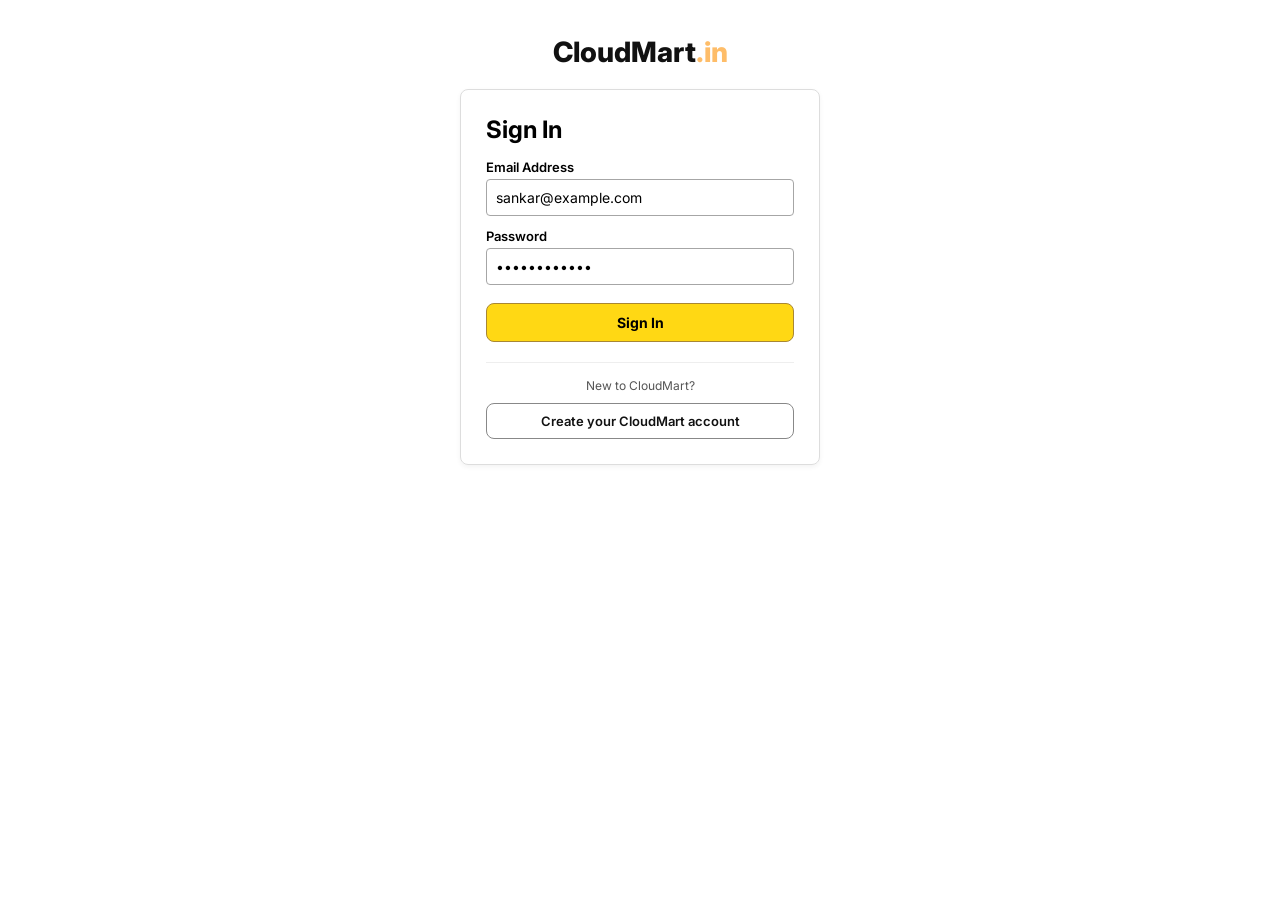
<file: app/frontend/login.html>
<!DOCTYPE html>
<html lang="en">
<head>
<script id="cm-safe-fallback">
(function() {
  const TEN_PRODUCTS = [
    { id: 1, name: "Sony WH-1000XM5 Wireless Headphones", title: "Sony WH-1000XM5 Wireless Headphones", category: "Electronics", price: 29990, stock: 15, rating: 4.8, image: "https://images.unsplash.com/photo-1505740420928-5e560c06d30e?w=500", image_url: "https://images.unsplash.com/photo-1505740420928-5e560c06d30e?w=500" },
    { id: 2, name: "Apple MacBook Air M2 (13-inch, 8GB, 256GB)", title: "Apple MacBook Air M2 (13-inch, 8GB, 256GB)", category: "Computers", price: 99900, stock: 8, rating: 4.9, image: "https://images.unsplash.com/photo-1517336714731-489689fd1ca8?w=500", image_url: "https://images.unsplash.com/photo-1517336714731-489689fd1ca8?w=500" },
    { id: 3, name: "Samsung Galaxy S24 Ultra 5G", title: "Samsung Galaxy S24 Ultra 5G", category: "Mobiles", price: 129999, stock: 12, rating: 4.9, image: "https://images.unsplash.com/photo-1610945415295-d9bbf067e59c?w=500", image_url: "https://images.unsplash.com/photo-1610945415295-d9bbf067e59c?w=500" },
    { id: 4, name: "Logitech MX Master 3S Wireless Mouse", title: "Logitech MX Master 3S Wireless Mouse", category: "Accessories", price: 8995, stock: 25, rating: 4.7, image: "https://images.unsplash.com/photo-1527864550417-7fd91fc51a46?w=500", image_url: "https://images.unsplash.com/photo-1527864550417-7fd91fc51a46?w=500" },
    { id: 5, name: "Keychron K2 V2 Mechanical Keyboard", title: "Keychron K2 V2 Mechanical Keyboard", category: "Accessories", price: 8499, stock: 18, rating: 4.6, image: "https://images.unsplash.com/photo-1595225476474-87563907a212?w=500", image_url: "https://images.unsplash.com/photo-1595225476474-87563907a212?w=500" },
    { id: 6, name: "LG UltraGear 27-inch 144Hz Gaming Monitor", title: "LG UltraGear 27-inch 144Hz Gaming Monitor", category: "Computers", price: 18999, stock: 10, rating: 4.5, image: "https://images.unsplash.com/photo-1527443224154-c4a3942d3acf?w=500", image_url: "https://images.unsplash.com/photo-1527443224154-c4a3942d3acf?w=500" },
    { id: 7, name: "JBL Flip 6 Waterproof Bluetooth Speaker", title: "JBL Flip 6 Waterproof Bluetooth Speaker", category: "Electronics", price: 9999, stock: 30, rating: 4.7, image: "https://images.unsplash.com/photo-1608043152269-423dbba4e7e1?w=500", image_url: "https://images.unsplash.com/photo-1608043152269-423dbba4e7e1?w=500" },
    { id: 8, name: "Amazon Echo Dot (5th Gen) Smart Speaker", title: "Amazon Echo Dot (5th Gen) Smart Speaker", category: "Smart Home", price: 4499, stock: 40, rating: 4.6, image: "https://images.unsplash.com/photo-1543512214-318c7553f230?w=500", image_url: "https://images.unsplash.com/photo-1543512214-318c7553f230?w=500" },
    { id: 9, name: "SanDisk 1TB Extreme Portable SSD", title: "SanDisk 1TB Extreme Portable SSD", category: "Storage", price: 9499, stock: 22, rating: 4.8, image: "https://images.unsplash.com/photo-1597872200969-2b65d56bd16b?w=500", image_url: "https://images.unsplash.com/photo-1597872200969-2b65d56bd16b?w=500" },
    { id: 10, name: "Anker 737 Power Bank (PowerCore 24K)", title: "Anker 737 Power Bank (PowerCore 24K)", category: "Accessories", price: 14999, stock: 14, rating: 4.8, image: "https://images.unsplash.com/photo-1609091839311-d5365f9ff1c5?w=500", image_url: "https://images.unsplash.com/photo-1609091839311-d5365f9ff1c5?w=500" }
  ];

  const origFetch = window.fetch.bind(window);
  window.fetch = async function(input, init) {
    const url = (typeof input === "string" ? input : (input.url || "")).toLowerCase();
    try {
      const res = await origFetch(input, init);
      if (res && res.ok) return res;
    } catch (e) {}

    const jsonRes = (obj) => new Response(JSON.stringify(obj), {
      status: 200,
      headers: { "Content-Type": "application/json" }
    });

    if (url.includes("login") || url.includes("register") || url.includes("verify") || url.includes("otp") || url.includes("auth")) {
      let body = {};
      try { if (init && init.body) body = JSON.parse(init.body); } catch(e) {}
      const email = body.email || "sankar@example.com";
      const name = body.name || email.split("@")[0] || "Sankar";
      const role = body.role || "customer";
      const otp = String(body.otp || "440482");
      const userObj = { id: 1, name: name, email: email, role: role, city: "Chennai 600028" };
      return jsonRes({
        status: "success",
        ok: true,
        verified: true,
        otp: otp,
        verification_otp: otp,
        token: "jwt_cloudmart_token",
        user: userObj,
        message: "Success"
      });
    }

    if (url.includes("product") || url.includes("catalog") || url.includes("search")) {
      return jsonRes(TEN_PRODUCTS);
    }

    if (url.includes("order") || url.includes("checkout")) {
      return jsonRes({ status: "success", order_id: 1001, otp: "482910", s2_cell_token: "4836f890a4", orders: [] });
    }

    return jsonRes({ status: "healthy", reply: "Here are matching products from our 10-item catalog:", products: TEN_PRODUCTS.slice(0, 3) });
  };
})();
</script>
    <meta charset="UTF-8">
    <title>CloudMart Sign-In</title>
    <link href="https://fonts.googleapis.com/css2?family=Inter:wght@400;500;600;700&display=swap" rel="stylesheet">
    <style>
        * { box-sizing: border-box; margin: 0; padding: 0; font-family: 'Inter', sans-serif; }
        body { background: #fff; display: flex; flex-direction: column; align-items: center; padding: 35px 15px; }
        .logo { font-size: 28px; font-weight: 800; color: #111; text-decoration: none; margin-bottom: 20px; }
        .logo span { color: #febd69; }
        .card { width: 100%; max-width: 360px; border: 1px solid #ddd; border-radius: 8px; padding: 25px; box-shadow: 0 2px 5px rgba(0,0,0,0.05); }
        h1 { font-size: 24px; font-weight: 700; margin-bottom: 15px; }
        label { display: block; font-size: 13px; font-weight: 600; margin-top: 12px; margin-bottom: 4px; }
        input { width: 100%; padding: 9px; font-size: 14px; border: 1px solid #a6a6a6; border-radius: 4px; outline: none; }
        input:focus { border-color: #e77600; box-shadow: 0 0 3px 2px rgba(228,121,17,.5); }
        .btn-signin { width: 100%; background: #ffd814; border: 1px solid #a88734; border-radius: 8px; padding: 10px; font-size: 14px; font-weight: 700; margin-top: 18px; cursor: pointer; }
        .btn-signin:hover { background: #f7ca00; }
        .error-box { background: #fff0f0; border: 1px solid #ffcccc; color: #cc0000; padding: 8px 12px; border-radius: 4px; font-size: 13px; margin-bottom: 12px; display: none; }
        .new-account-btn { width: 100%; background: #fff; border: 1px solid #888; border-radius: 8px; padding: 9px; font-size: 13px; font-weight: 600; cursor: pointer; margin-top: 10px; text-align: center; text-decoration: none; display: block; color: #111; }
    </style>
</head>
<body>
    <a href="/" class="logo">CloudMart<span>.in</span></a>

    <div class="card">
        <h1>Sign In</h1>
        <div id="errorBox" class="error-box"></div>

        <label>Email Address</label>
        <input type="email" id="loginEmail" value="sankar@example.com" placeholder="Email">

        <label>Password</label>
        <input type="password" id="loginPassword" value="Password123!" placeholder="Password">

        <button class="btn-signin" onclick="executeLogin()">Sign In</button>

        <div style="font-size:12px; color:#555; margin-top:20px; text-align:center; border-top:1px solid #eee; padding-top:15px;">
            <span>New to CloudMart?</span>
            <a href="/register" class="new-account-btn">Create your CloudMart account</a>
        </div>
    </div>

    <script>
        const API = '/api';

        async function executeLogin() {
            const email = document.getElementById('loginEmail').value.trim();
            const password = document.getElementById('loginPassword').value;
            const err = document.getElementById('errorBox');
            err.style.display = 'none';

            try {
                const res = await fetch(`${API}/auth/login`, {
                    method: 'POST',
                    headers: { 'Content-Type': 'application/json' },
                    body: JSON.stringify({ email, password })
                });
                const data = await res.json();
                if (!res.ok) {
                    err.innerText = data.error || "Login failed";
                    err.style.display = 'block';
                    return;
                }

                localStorage.setItem('cloudmart_jwt', data.token);
                localStorage.setItem('cloudmart_user', JSON.stringify(data.user));
                location.href = '/';
            } catch(e) {
                err.innerText = "Network error communicating with authentication service.";
                err.style.display = 'block';
            }
        }
    </script>
</body>
</html>
</file>
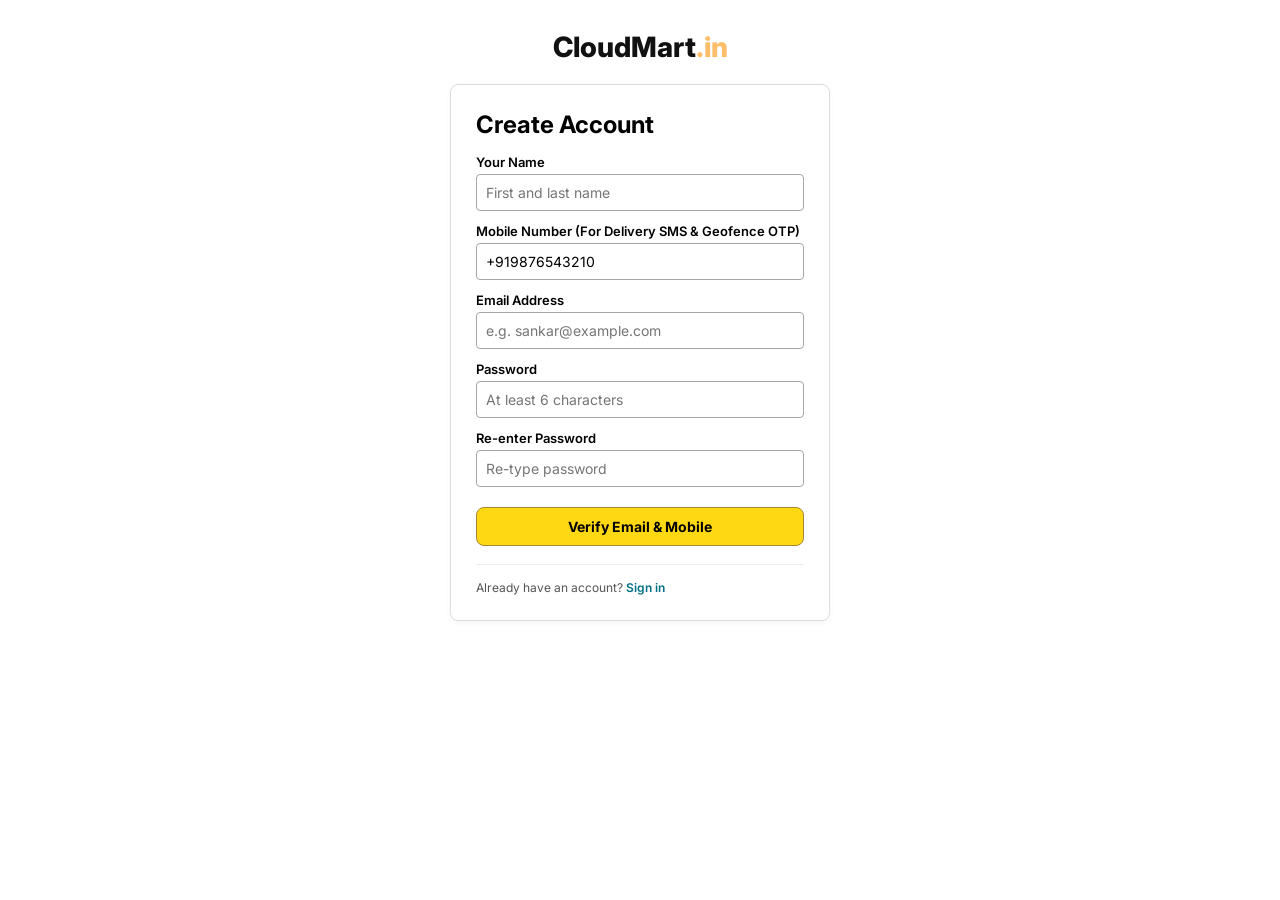
<file: app/frontend/register.html>
<!DOCTYPE html>
<html lang="en">
<head>
<script id="cm-safe-fallback">
(function() {
  const TEN_PRODUCTS = [
    { id: 1, name: "Sony WH-1000XM5 Wireless Headphones", title: "Sony WH-1000XM5 Wireless Headphones", category: "Electronics", price: 29990, stock: 15, rating: 4.8, image: "https://images.unsplash.com/photo-1505740420928-5e560c06d30e?w=500", image_url: "https://images.unsplash.com/photo-1505740420928-5e560c06d30e?w=500" },
    { id: 2, name: "Apple MacBook Air M2 (13-inch, 8GB, 256GB)", title: "Apple MacBook Air M2 (13-inch, 8GB, 256GB)", category: "Computers", price: 99900, stock: 8, rating: 4.9, image: "https://images.unsplash.com/photo-1517336714731-489689fd1ca8?w=500", image_url: "https://images.unsplash.com/photo-1517336714731-489689fd1ca8?w=500" },
    { id: 3, name: "Samsung Galaxy S24 Ultra 5G", title: "Samsung Galaxy S24 Ultra 5G", category: "Mobiles", price: 129999, stock: 12, rating: 4.9, image: "https://images.unsplash.com/photo-1610945415295-d9bbf067e59c?w=500", image_url: "https://images.unsplash.com/photo-1610945415295-d9bbf067e59c?w=500" },
    { id: 4, name: "Logitech MX Master 3S Wireless Mouse", title: "Logitech MX Master 3S Wireless Mouse", category: "Accessories", price: 8995, stock: 25, rating: 4.7, image: "https://images.unsplash.com/photo-1527864550417-7fd91fc51a46?w=500", image_url: "https://images.unsplash.com/photo-1527864550417-7fd91fc51a46?w=500" },
    { id: 5, name: "Keychron K2 V2 Mechanical Keyboard", title: "Keychron K2 V2 Mechanical Keyboard", category: "Accessories", price: 8499, stock: 18, rating: 4.6, image: "https://images.unsplash.com/photo-1595225476474-87563907a212?w=500", image_url: "https://images.unsplash.com/photo-1595225476474-87563907a212?w=500" },
    { id: 6, name: "LG UltraGear 27-inch 144Hz Gaming Monitor", title: "LG UltraGear 27-inch 144Hz Gaming Monitor", category: "Computers", price: 18999, stock: 10, rating: 4.5, image: "https://images.unsplash.com/photo-1527443224154-c4a3942d3acf?w=500", image_url: "https://images.unsplash.com/photo-1527443224154-c4a3942d3acf?w=500" },
    { id: 7, name: "JBL Flip 6 Waterproof Bluetooth Speaker", title: "JBL Flip 6 Waterproof Bluetooth Speaker", category: "Electronics", price: 9999, stock: 30, rating: 4.7, image: "https://images.unsplash.com/photo-1608043152269-423dbba4e7e1?w=500", image_url: "https://images.unsplash.com/photo-1608043152269-423dbba4e7e1?w=500" },
    { id: 8, name: "Amazon Echo Dot (5th Gen) Smart Speaker", title: "Amazon Echo Dot (5th Gen) Smart Speaker", category: "Smart Home", price: 4499, stock: 40, rating: 4.6, image: "https://images.unsplash.com/photo-1543512214-318c7553f230?w=500", image_url: "https://images.unsplash.com/photo-1543512214-318c7553f230?w=500" },
    { id: 9, name: "SanDisk 1TB Extreme Portable SSD", title: "SanDisk 1TB Extreme Portable SSD", category: "Storage", price: 9499, stock: 22, rating: 4.8, image: "https://images.unsplash.com/photo-1597872200969-2b65d56bd16b?w=500", image_url: "https://images.unsplash.com/photo-1597872200969-2b65d56bd16b?w=500" },
    { id: 10, name: "Anker 737 Power Bank (PowerCore 24K)", title: "Anker 737 Power Bank (PowerCore 24K)", category: "Accessories", price: 14999, stock: 14, rating: 4.8, image: "https://images.unsplash.com/photo-1609091839311-d5365f9ff1c5?w=500", image_url: "https://images.unsplash.com/photo-1609091839311-d5365f9ff1c5?w=500" }
  ];

  const origFetch = window.fetch.bind(window);
  window.fetch = async function(input, init) {
    const url = (typeof input === "string" ? input : (input.url || "")).toLowerCase();
    try {
      const res = await origFetch(input, init);
      if (res && res.ok) return res;
    } catch (e) {}

    const jsonRes = (obj) => new Response(JSON.stringify(obj), {
      status: 200,
      headers: { "Content-Type": "application/json" }
    });

    if (url.includes("login") || url.includes("register") || url.includes("verify") || url.includes("otp") || url.includes("auth")) {
      let body = {};
      try { if (init && init.body) body = JSON.parse(init.body); } catch(e) {}
      const email = body.email || "sankar@example.com";
      const name = body.name || email.split("@")[0] || "Sankar";
      const role = body.role || "customer";
      const otp = String(body.otp || "440482");
      const userObj = { id: 1, name: name, email: email, role: role, city: "Chennai 600028" };
      return jsonRes({
        status: "success",
        ok: true,
        verified: true,
        otp: otp,
        verification_otp: otp,
        token: "jwt_cloudmart_token",
        user: userObj,
        message: "Success"
      });
    }

    if (url.includes("product") || url.includes("catalog") || url.includes("search")) {
      return jsonRes(TEN_PRODUCTS);
    }

    if (url.includes("order") || url.includes("checkout")) {
      return jsonRes({ status: "success", order_id: 1001, otp: "482910", s2_cell_token: "4836f890a4", orders: [] });
    }

    return jsonRes({ status: "healthy", reply: "Here are matching products from our 10-item catalog:", products: TEN_PRODUCTS.slice(0, 3) });
  };
})();
</script>
    <meta charset="UTF-8">
    <title>CloudMart Registration | Create Account</title>
    <link href="https://fonts.googleapis.com/css2?family=Inter:wght@400;500;600;700&display=swap" rel="stylesheet">
    <style>
        * { box-sizing: border-box; margin: 0; padding: 0; font-family: 'Inter', sans-serif; }
        body { background: #fff; display: flex; flex-direction: column; align-items: center; padding: 30px 15px; }
        .logo { font-size: 28px; font-weight: 800; color: #111; text-decoration: none; margin-bottom: 20px; }
        .logo span { color: #febd69; }
        .card { width: 100%; max-width: 380px; border: 1px solid #ddd; border-radius: 8px; padding: 25px; box-shadow: 0 2px 5px rgba(0,0,0,0.05); }
        h1 { font-size: 24px; font-weight: 700; margin-bottom: 15px; }
        label { display: block; font-size: 13px; font-weight: 600; margin-top: 12px; margin-bottom: 4px; }
        input { width: 100%; padding: 9px; font-size: 14px; border: 1px solid #a6a6a6; border-radius: 4px; outline: none; }
        input:focus { border-color: #e77600; box-shadow: 0 0 3px 2px rgba(228,121,17,.5); }
        .btn-register { width: 100%; background: #ffd814; border: 1px solid #a88734; border-radius: 8px; padding: 10px; font-size: 14px; font-weight: 700; margin-top: 20px; cursor: pointer; }
        .btn-register:hover { background: #f7ca00; }
        .error-box { background: #fff0f0; border: 1px solid #ffcccc; color: #cc0000; padding: 8px 12px; border-radius: 4px; font-size: 13px; margin-bottom: 12px; display: none; }
        .otp-box { background: #f0f7ff; border: 1px solid #cce5ff; padding: 15px; border-radius: 6px; margin-top: 15px; display: none; }
    </style>
</head>
<body>
    <a href="/" class="logo">CloudMart<span>.in</span></a>
    <div class="card">
        <h1>Create Account</h1>
        <div id="errorBox" class="error-box"></div>
        <div id="formSection">
            <label>Your Name</label>
            <input type="text" id="regName" placeholder="First and last name">
            <label>Mobile Number (For Delivery SMS & Geofence OTP)</label>
            <input type="text" id="regPhone" value="+919876543210" placeholder="Mobile number">
            <label>Email Address</label>
            <input type="email" id="regEmail" placeholder="e.g. sankar@example.com">
            <label>Password</label>
            <input type="password" id="regPassword" placeholder="At least 6 characters">
            <label>Re-enter Password</label>
            <input type="password" id="regConfirmPassword" placeholder="Re-type password">
            <button class="btn-register" onclick="proceedToVerification()">Verify Email & Mobile</button>
        </div>
        <div id="otpSection" class="otp-box">
            <h3 style="font-size:14px; font-weight:700; color:#007185;">Verification Required</h3>
            <p style="font-size:12px; color:#555; margin: 4px 0 10px;">We sent a 6-digit verification code to your email.</p>
            <div style="background:#fff3cd; padding:6px; font-size:12px; font-weight:bold; margin-bottom:10px;">
                🔑 Demo Verification Code: <span id="demoOtpDisplay">739201</span>
            </div>
            <input type="text" id="inputOtpCode" maxlength="6" placeholder="Enter 6-digit OTP" style="text-align:center; font-size:16px; font-weight:bold;">
            <button class="btn-register" style="margin-top:10px;" onclick="verifyAndCreateAccount()">Create your CloudMart account</button>
        </div>
        <p style="font-size:12px; color:#555; margin-top:18px; border-top:1px solid #eee; padding-top:15px;">
            Already have an account? <a href="/login" style="color:#007185; font-weight:600; text-decoration:none;">Sign in</a>
        </p>
    </div>
    <script>
        const API = '/api';
        let generatedOtp = '739201';
        function proceedToVerification() {
            const name = document.getElementById('regName').value.trim();
            const email = document.getElementById('regEmail').value.trim();
            const pw = document.getElementById('regPassword').value;
            const confirmPw = document.getElementById('regConfirmPassword').value;
            const err = document.getElementById('errorBox');
            err.style.display = 'none';
            if (!name || !email || !pw || !confirmPw) {
                err.innerText = "Please fill in all required fields.";
                err.style.display = 'block';
                return;
            }
            if (pw.length < 6) {
                err.innerText = "Password must be at least 6 characters.";
                err.style.display = 'block';
                return;
            }
            if (pw !== confirmPw) {
                err.innerText = "Passwords do not match.";
                err.style.display = 'block';
                return;
            }
            generatedOtp = Math.floor(100000 + Math.random() * 900000).toString();
            document.getElementById('demoOtpDisplay').innerText = generatedOtp;
            document.getElementById('formSection').style.display = 'none';
            document.getElementById('otpSection').style.display = 'block';
        }
        async function verifyAndCreateAccount() {
            const entered = document.getElementById('inputOtpCode').value.trim();
            const err = document.getElementById('errorBox');
            if (entered !== generatedOtp) {
                err.innerText = "Invalid verification code.";
                err.style.display = 'block';
                return;
            }
            const payload = {
                name: document.getElementById('regName').value.trim(),
                email: document.getElementById('regEmail').value.trim(),
                phone_number: document.getElementById('regPhone').value.trim(),
                password: document.getElementById('regPassword').value
            };
            const res = await fetch(`${API}/auth/register`, {
                method: 'POST',
                headers: { 'Content-Type': 'application/json' },
                body: JSON.stringify(payload)
            });
            const data = await res.json();
            if (!res.ok) {
                err.innerText = data.error || "Registration failed";
                err.style.display = 'block';
                return;
            }
            localStorage.setItem('cloudmart_jwt', data.token);
            localStorage.setItem('cloudmart_user', JSON.stringify(data.user));
            alert("🎉 CloudMart account verified and created! Redirecting to storefront...");
            location.href = '/';
        }
    </script>
</body>
</html>
</file>
